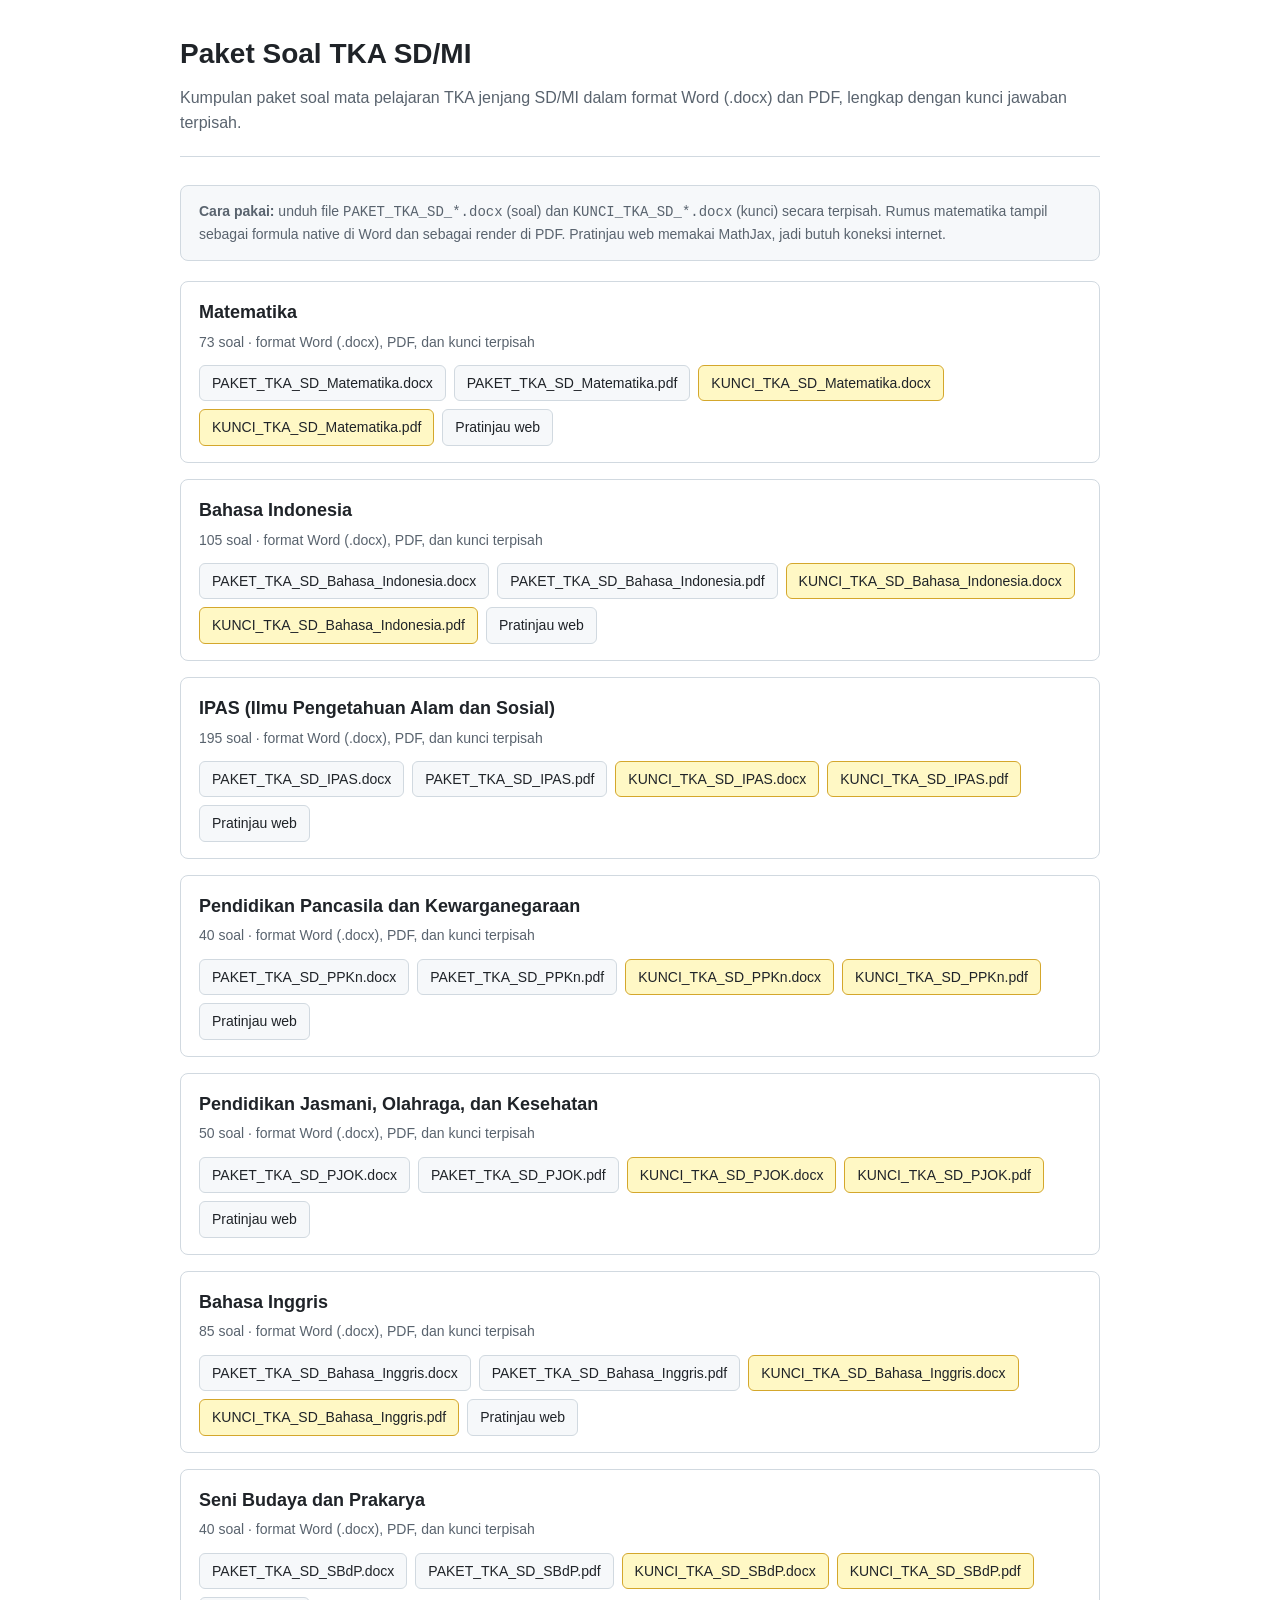
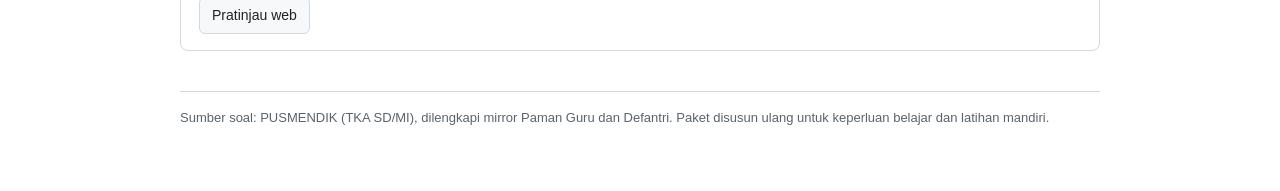
<file: index.html>
<!DOCTYPE html>
<html lang="id"><head>
<meta charset="utf-8">
<meta name="viewport" content="width=device-width,initial-scale=1">
<title>Paket Soal TKA SD/MI &mdash; Word &amp; PDF + Kunci</title>
<link rel="stylesheet" href="assets/style.css">
</head><body><div class="wrap">
<header>
  <h1>Paket Soal TKA SD/MI</h1>
  <p class="sub">Kumpulan paket soal mata pelajaran TKA jenjang SD/MI dalam format Word (.docx) dan PDF, lengkap dengan kunci jawaban terpisah.</p>
</header>
<div class="note">
  <strong>Cara pakai:</strong> unduh file <code>PAKET_TKA_SD_*.docx</code> (soal) dan <code>KUNCI_TKA_SD_*.docx</code> (kunci) secara terpisah.
  Rumus matematika tampil sebagai formula native di Word dan sebagai render di PDF.
  Pratinjau web memakai MathJax, jadi butuh koneksi internet.
</div>
<div class="grid">
    <div class="card">
      <h2>Matematika</h2>
      <p class="meta">73 soal &middot; format Word (.docx), PDF, dan kunci terpisah</p>
      <div class="row">
        <a class="btn " href="files/PAKET_TKA_SD_Matematika.docx" download>PAKET_TKA_SD_Matematika.docx</a>
        <a class="btn " href="files/PAKET_TKA_SD_Matematika.pdf" download>PAKET_TKA_SD_Matematika.pdf</a>
        <a class="btn key" href="files/KUNCI_TKA_SD_Matematika.docx" download>KUNCI_TKA_SD_Matematika.docx</a>
        <a class="btn key" href="files/KUNCI_TKA_SD_Matematika.pdf" download>KUNCI_TKA_SD_Matematika.pdf</a>
        <a class="btn" href="Matematika.html">Pratinjau web</a>
      </div>
    </div>
    <div class="card">
      <h2>Bahasa Indonesia</h2>
      <p class="meta">105 soal &middot; format Word (.docx), PDF, dan kunci terpisah</p>
      <div class="row">
        <a class="btn " href="files/PAKET_TKA_SD_Bahasa_Indonesia.docx" download>PAKET_TKA_SD_Bahasa_Indonesia.docx</a>
        <a class="btn " href="files/PAKET_TKA_SD_Bahasa_Indonesia.pdf" download>PAKET_TKA_SD_Bahasa_Indonesia.pdf</a>
        <a class="btn key" href="files/KUNCI_TKA_SD_Bahasa_Indonesia.docx" download>KUNCI_TKA_SD_Bahasa_Indonesia.docx</a>
        <a class="btn key" href="files/KUNCI_TKA_SD_Bahasa_Indonesia.pdf" download>KUNCI_TKA_SD_Bahasa_Indonesia.pdf</a>
        <a class="btn" href="Bahasa_Indonesia.html">Pratinjau web</a>
      </div>
    </div>
    <div class="card">
      <h2>IPAS (Ilmu Pengetahuan Alam dan Sosial)</h2>
      <p class="meta">195 soal &middot; format Word (.docx), PDF, dan kunci terpisah</p>
      <div class="row">
        <a class="btn " href="files/PAKET_TKA_SD_IPAS.docx" download>PAKET_TKA_SD_IPAS.docx</a>
        <a class="btn " href="files/PAKET_TKA_SD_IPAS.pdf" download>PAKET_TKA_SD_IPAS.pdf</a>
        <a class="btn key" href="files/KUNCI_TKA_SD_IPAS.docx" download>KUNCI_TKA_SD_IPAS.docx</a>
        <a class="btn key" href="files/KUNCI_TKA_SD_IPAS.pdf" download>KUNCI_TKA_SD_IPAS.pdf</a>
        <a class="btn" href="IPAS.html">Pratinjau web</a>
      </div>
    </div>
    <div class="card">
      <h2>Pendidikan Pancasila dan Kewarganegaraan</h2>
      <p class="meta">40 soal &middot; format Word (.docx), PDF, dan kunci terpisah</p>
      <div class="row">
        <a class="btn " href="files/PAKET_TKA_SD_PPKn.docx" download>PAKET_TKA_SD_PPKn.docx</a>
        <a class="btn " href="files/PAKET_TKA_SD_PPKn.pdf" download>PAKET_TKA_SD_PPKn.pdf</a>
        <a class="btn key" href="files/KUNCI_TKA_SD_PPKn.docx" download>KUNCI_TKA_SD_PPKn.docx</a>
        <a class="btn key" href="files/KUNCI_TKA_SD_PPKn.pdf" download>KUNCI_TKA_SD_PPKn.pdf</a>
        <a class="btn" href="PPKn.html">Pratinjau web</a>
      </div>
    </div>
    <div class="card">
      <h2>Pendidikan Jasmani, Olahraga, dan Kesehatan</h2>
      <p class="meta">50 soal &middot; format Word (.docx), PDF, dan kunci terpisah</p>
      <div class="row">
        <a class="btn " href="files/PAKET_TKA_SD_PJOK.docx" download>PAKET_TKA_SD_PJOK.docx</a>
        <a class="btn " href="files/PAKET_TKA_SD_PJOK.pdf" download>PAKET_TKA_SD_PJOK.pdf</a>
        <a class="btn key" href="files/KUNCI_TKA_SD_PJOK.docx" download>KUNCI_TKA_SD_PJOK.docx</a>
        <a class="btn key" href="files/KUNCI_TKA_SD_PJOK.pdf" download>KUNCI_TKA_SD_PJOK.pdf</a>
        <a class="btn" href="PJOK.html">Pratinjau web</a>
      </div>
    </div>
    <div class="card">
      <h2>Bahasa Inggris</h2>
      <p class="meta">85 soal &middot; format Word (.docx), PDF, dan kunci terpisah</p>
      <div class="row">
        <a class="btn " href="files/PAKET_TKA_SD_Bahasa_Inggris.docx" download>PAKET_TKA_SD_Bahasa_Inggris.docx</a>
        <a class="btn " href="files/PAKET_TKA_SD_Bahasa_Inggris.pdf" download>PAKET_TKA_SD_Bahasa_Inggris.pdf</a>
        <a class="btn key" href="files/KUNCI_TKA_SD_Bahasa_Inggris.docx" download>KUNCI_TKA_SD_Bahasa_Inggris.docx</a>
        <a class="btn key" href="files/KUNCI_TKA_SD_Bahasa_Inggris.pdf" download>KUNCI_TKA_SD_Bahasa_Inggris.pdf</a>
        <a class="btn" href="Bahasa_Inggris.html">Pratinjau web</a>
      </div>
    </div>
    <div class="card">
      <h2>Seni Budaya dan Prakarya</h2>
      <p class="meta">40 soal &middot; format Word (.docx), PDF, dan kunci terpisah</p>
      <div class="row">
        <a class="btn " href="files/PAKET_TKA_SD_SBdP.docx" download>PAKET_TKA_SD_SBdP.docx</a>
        <a class="btn " href="files/PAKET_TKA_SD_SBdP.pdf" download>PAKET_TKA_SD_SBdP.pdf</a>
        <a class="btn key" href="files/KUNCI_TKA_SD_SBdP.docx" download>KUNCI_TKA_SD_SBdP.docx</a>
        <a class="btn key" href="files/KUNCI_TKA_SD_SBdP.pdf" download>KUNCI_TKA_SD_SBdP.pdf</a>
        <a class="btn" href="SBdP.html">Pratinjau web</a>
      </div>
    </div></div>
<footer>
  Sumber soal: PUSMENDIK (TKA SD/MI), dilengkapi mirror Paman Guru dan Defantri.
  Paket disusun ulang untuk keperluan belajar dan latihan mandiri.
</footer>
</div></body></html>
</file>
<file: assets/style.css>
:root{--fg:#1f2328;--mut:#59636e;--line:#d1d9e0;--bg:#fff;--accent:#0969da;--soft:#f6f8fa}
*{box-sizing:border-box}
body{margin:0;font:16px/1.6 -apple-system,BlinkMacSystemFont,"Segoe UI",Roboto,sans-serif;color:var(--fg);background:var(--bg)}
.wrap{max-width:960px;margin:0 auto;padding:32px 20px 64px}
header{border-bottom:1px solid var(--line);padding-bottom:20px;margin-bottom:28px}
h1{font-size:28px;margin:0 0 8px}
.sub{color:var(--mut);margin:0}
.grid{display:grid;gap:16px}
.card{border:1px solid var(--line);border-radius:8px;padding:16px 18px;background:var(--bg)}
.card h2{font-size:18px;margin:0 0 4px}
.card .meta{color:var(--mut);font-size:14px;margin:0 0 12px}
.row{display:flex;flex-wrap:wrap;gap:8px}
a.btn{display:inline-block;border:1px solid var(--line);border-radius:6px;padding:6px 12px;
text-decoration:none;color:var(--fg);background:var(--soft);font-size:14px}
a.btn:hover{border-color:var(--accent);color:var(--accent)}
a.btn.key{background:#fff8c5;border-color:#d4a72c}
.note{background:var(--soft);border:1px solid var(--line);border-radius:8px;padding:14px 18px;margin:20px 0;font-size:14px;color:var(--mut)}
footer{border-top:1px solid var(--line);margin-top:40px;padding-top:16px;color:var(--mut);font-size:13px}
</file>
